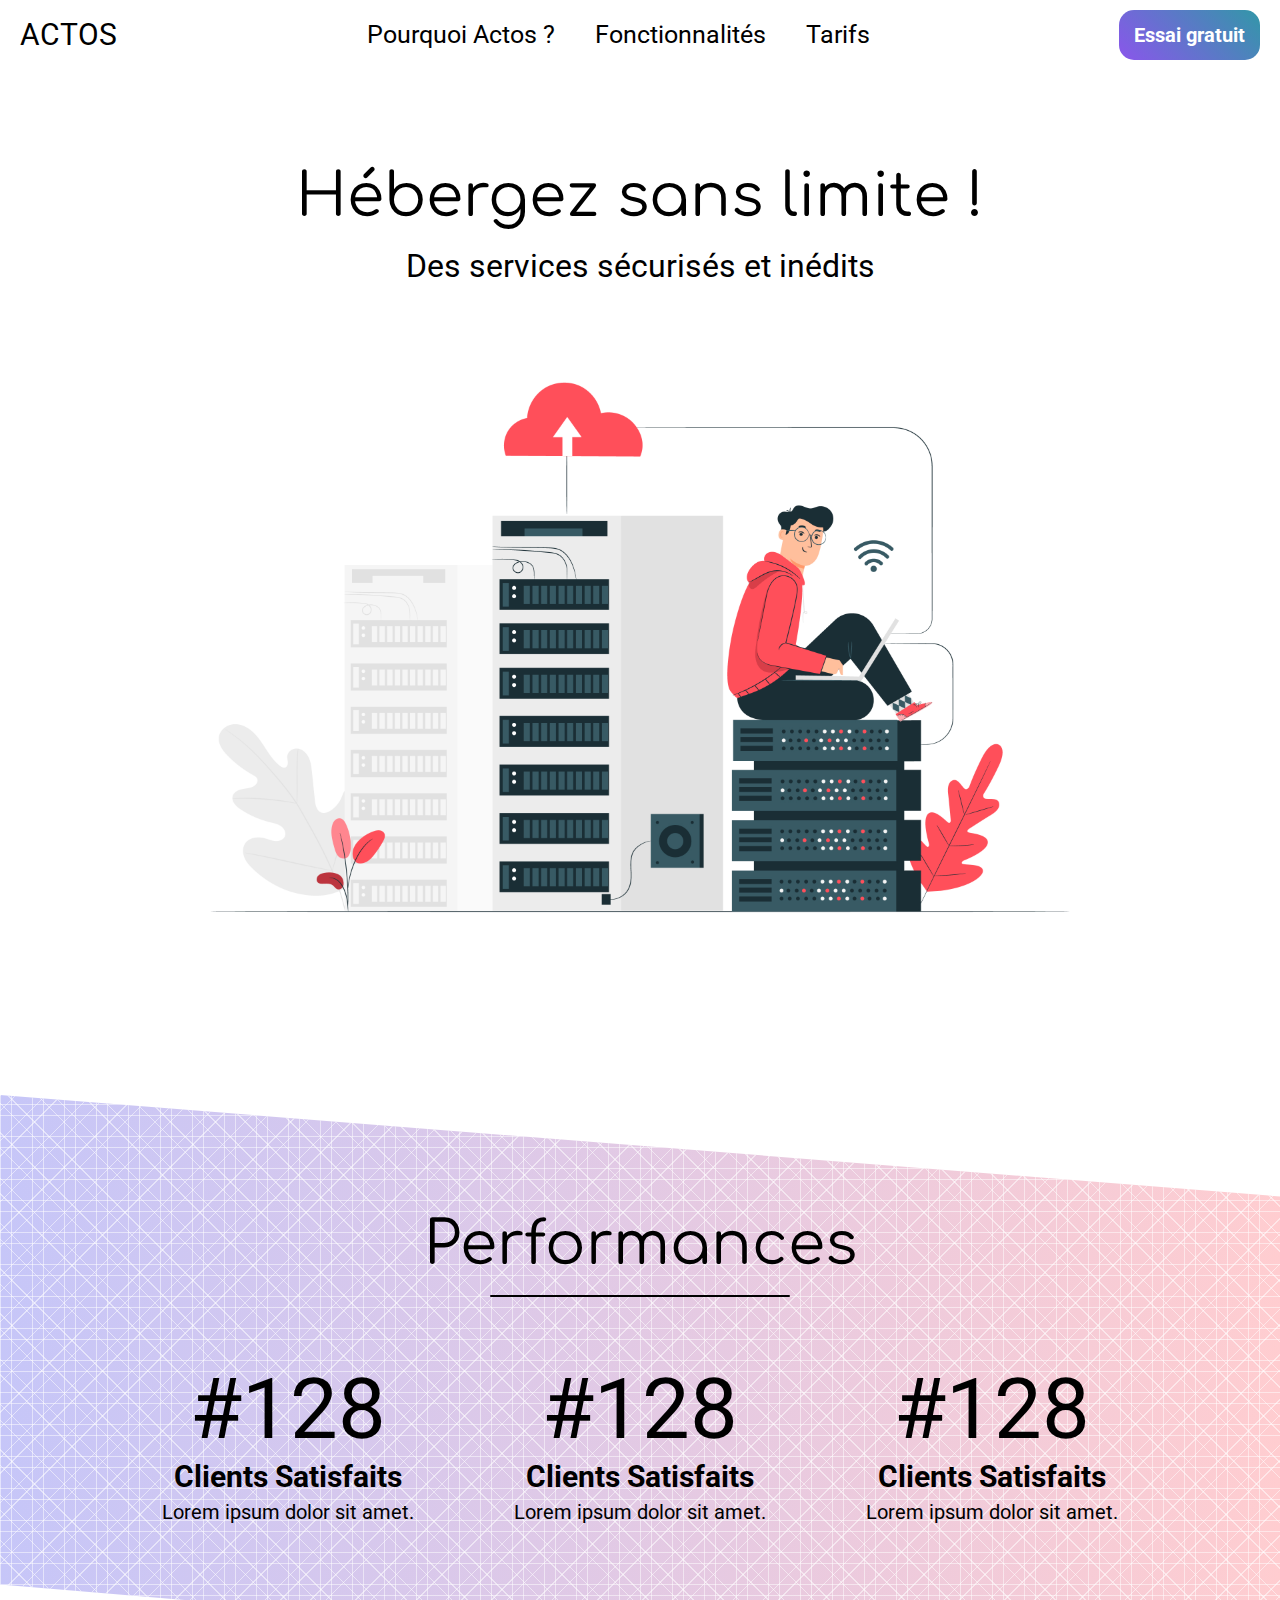
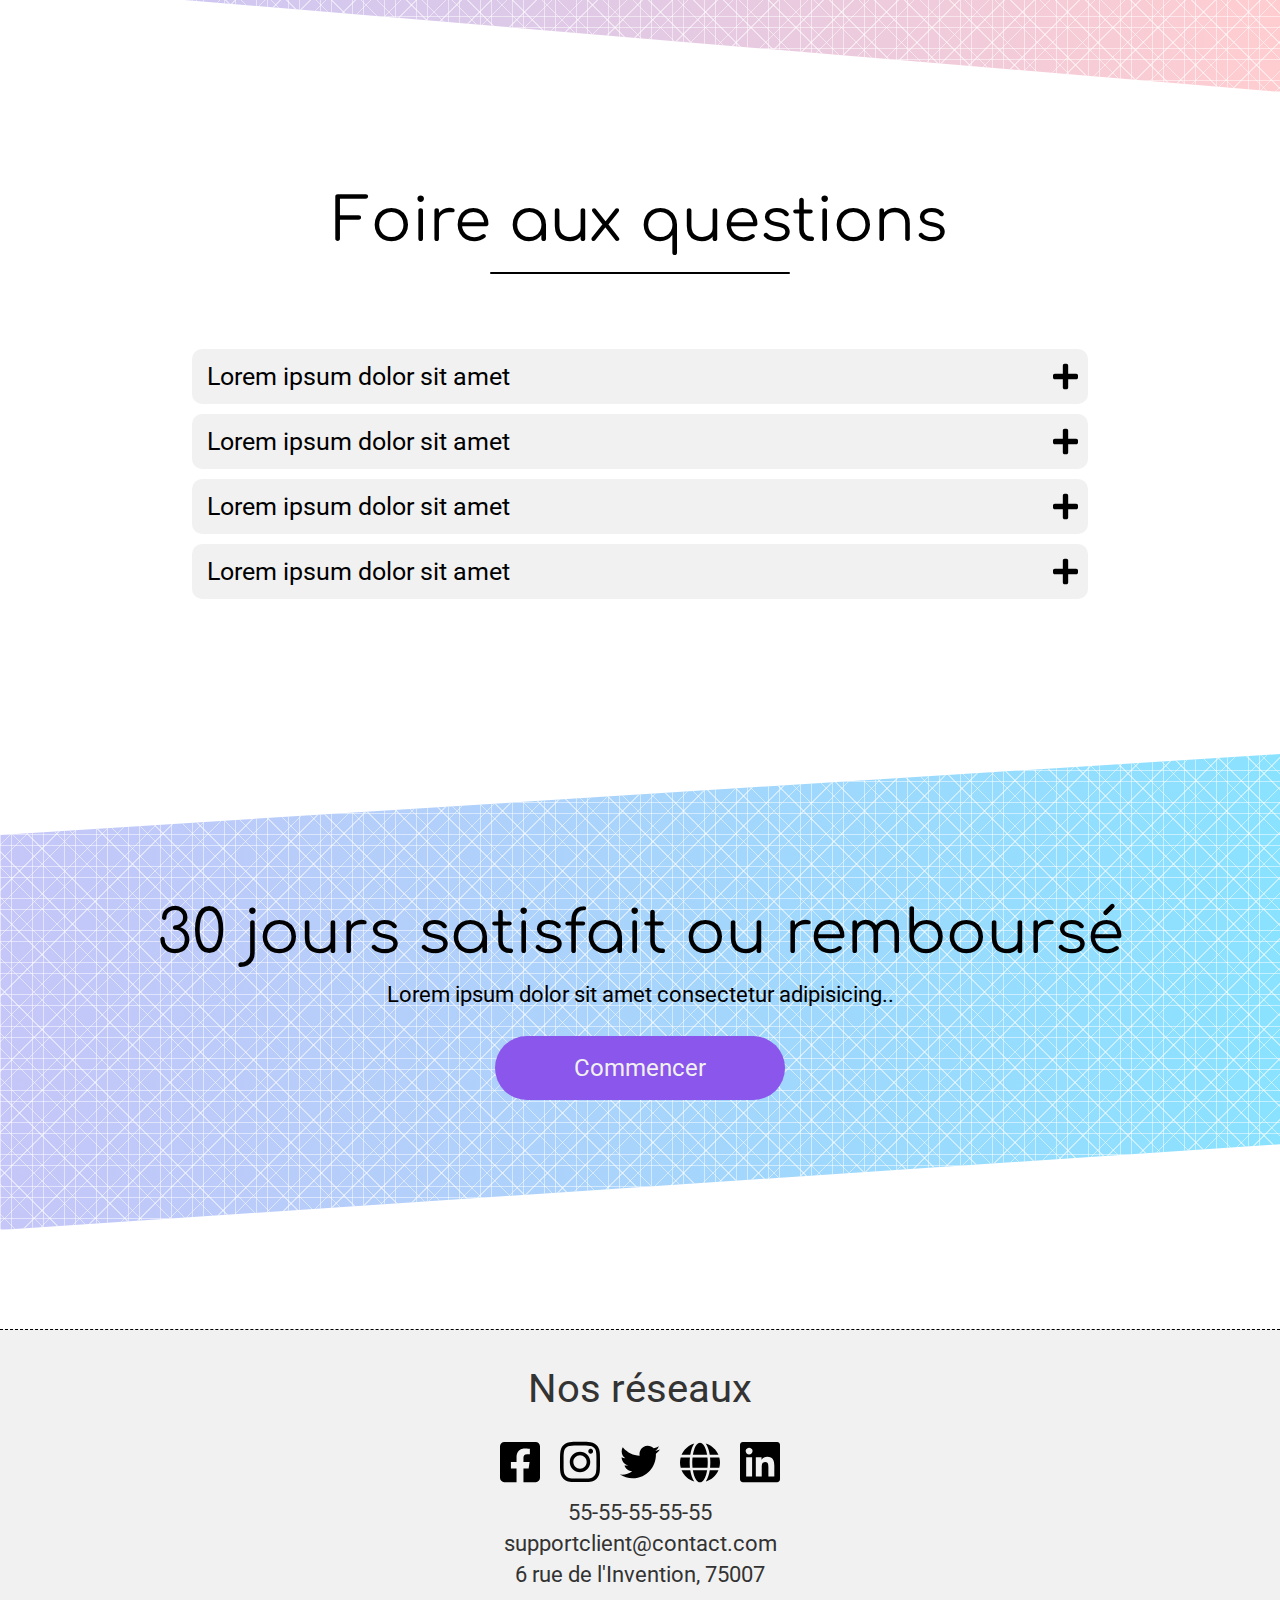
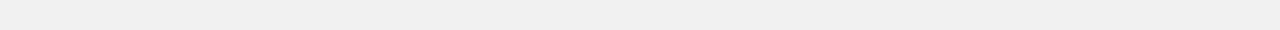
<file: index.html>
<!DOCTYPE html>
<html lang="fr">
  <head>
    <meta charset="UTF-8" />
    <meta name="viewport" content="width=device-width, initial-scale=1.0" />
    <title>Ira Site ACTOS</title>
    <link rel="stylesheet" href="styles/reset.css" />
    <link rel="stylesheet" href="styles/style.css" />
    <link
      href="https://fonts.googleapis.com/css2?family=Comfortaa:wght@500&family=Roboto:wght@300&display=swap"
      rel="stylesheet"
    />
  </head>
  <body>
    <!-- Navigation -->

    <nav>
      <span class="logo-nav">ACTOS</span>
      <ul>
        <li><a href="./index.html">Pourquoi Actos ?</a></li>
        <li><a href="./pages/fonctionnalites.html">Fonctionnalités</a></li>
        <li><a href="./pages/tarifs.html">Tarifs</a></li>
      </ul>
      <a href="#" class="lien-essai">Essai gratuit</a>
      <button class="responsive-nav-btn">
        <img src="ressources/menu.svg" alt="icone menu" />
      </button>
    </nav>

    <!-- Container global -->
    <div class="container-global">
      <!-- Accueil -->
      <div class="accueil">
        <h1 class="titre-global">Hébergez sans limite !</h1>
        <p class="sous-titre">Des services sécurisés et inédits</p>
        <img
          src="ressources/background-accueil.jpg"
          alt="serveurs et jeune homme"
        />
      </div>

      <!-- Section Performances -->

      <div class="container-performances">
        <h2 class="titre-global">Performances</h2>
        <hr class="separation" />
        <div class="container-boxs">
          <div class="box box-1">
            <p class="nombre-clients">#128</p>
            <p class="type-de-clients">Clients Satisfaits</p>
            <p class="info-clients">Lorem ipsum dolor sit amet.</p>
          </div>
          <div class="box box-2">
            <p class="nombre-clients">#128</p>
            <p class="type-de-clients">Clients Satisfaits</p>
            <p class="info-clients">Lorem ipsum dolor sit amet.</p>
          </div>
          <div class="box box-3">
            <p class="nombre-clients">#128</p>
            <p class="type-de-clients">Clients Satisfaits</p>
            <p class="info-clients">Lorem ipsum dolor sit amet.</p>
          </div>
        </div>
      </div>


      <!-- Section FAQ -->

      <h2 class="titre-global">Foire aux questions</h2>
      <hr class="separation">

      <div class="container-faq">

        <div class="questions">
          <div class="panneau-visible">
            <p class="titre-question">Lorem ipsum dolor sit amet</p>
            <img src="ressources/plus.svg" alt="croix animation">
          </div>
          <div class="toggle-pannel">
            <h4>Lorem ipsum dolor sit amet.</h4>
            <p>
              Lorem, ipsum dolor sit amet consectetur adipisicing elit. Praesentium totam minima neque odio officia reiciendis obcaecati laboriosam ad error animi. Laudantium quos exercitationem necessitatibus suscipit distinctio provident mollitia debitis ipsam.
            </p>
          </div>
        </div>

        <div class="questions">
          <div class="panneau-visible">
            <p class="titre-question">Lorem ipsum dolor sit amet</p>
            <img src="ressources/plus.svg" alt="croix animation">
          </div>
          <div class="toggle-pannel">
            <h4>Lorem ipsum dolor sit amet.</h4>
            <p>
              Lorem ipsum dolor, sit amet consectetur adipisicing elit. Esse facilis vel earum. Delectus, excepturi! Dolore!
            </p>
          </div>
        </div>
        <div class="questions">
          <div class="panneau-visible">
            <p class="titre-question">Lorem ipsum dolor sit amet</p>
            <img src="ressources/plus.svg" alt="croix animation">
          </div>
          <div class="toggle-pannel">
            <h4>Lorem ipsum dolor sit amet.</h4>
            <p>
              Lorem ipsum dolor sit amet consectetur adipisicing elit Quos tempore quia optio voluptas sed repellendus sit laudantium nisi ut ipsum? Cupiditate quo, placeat, impedit nam exercitationem voluptates tempora fugiat, repudiandae debitis quaerat minima. Numquam tenetur nemo architecto officiis omnis est.
            </p>
          </div>
        </div>
        <div class="questions">
          <div class="panneau-visible">
            <p class="titre-question">Lorem ipsum dolor sit amet</p>
            <img src="ressources/plus.svg" alt="croix animation">
          </div>
          <div class="toggle-pannel">
            <h4>Lorem ipsum dolor sit amet.</h4>
            <p>
              Lorem ipsum dolor, sit amet consectetur adipisicing elit. Tenetur doloribus vero, sint est dolore quibusdam expedita voluptatem, quasi assumenda laboriosam harum saepe accusamus amet dolores voluptates asperiores delectus!
            </p>
          </div>
        </div>

      </div>


      <!-- Appel à l'action -->

      <div class="container-cta">
        <h2 class="titre-global">30 jours satisfait ou remboursé</h2>
        <p class="txt-cta">
          Lorem ipsum dolor sit amet consectetur adipisicing..
        </p>
        <a href="#" class="btn-appel">Commencer</a>
      </div>

    </div>


       <!-- Footer -->

      <footer>

        <div class="bloc footer-medias">
          <h3>Nos réseaux</h3>
          <ul class="liste-media">
            <li>
              <a href="#">
                <img src="ressources/facebook.svg" alt="icone réseaux sociaux">
              </a>
            </li>
            <li>
              <a href="#">
                <img src="ressources/insta.svg" alt="icone réseaux sociaux">
              </a>
            </li>
            <li>
              <a href="#">
                <img src="ressources/twitter.svg" alt="icone réseaux sociaux">
              </a>
            </li>
            <li>
              <a href="#">
                <img src="ressources/globe-internet.svg" alt="icone réseaux sociaux">
              </a>
            </li>
            <li>
              <a href="#">
                <img src="ressources/linkedin.svg" alt="icone réseaux sociaux">
              </a>
            </li>
          </ul>
        </div>

        <p>55-55-55-55-55</p>
        <p>supportclient@contact.com</p>
        <p>6 rue de l'Invention, 75007</p>
      </footer>

    <script src="scripts/app.js"></script>
  </body>
</html>
</file>
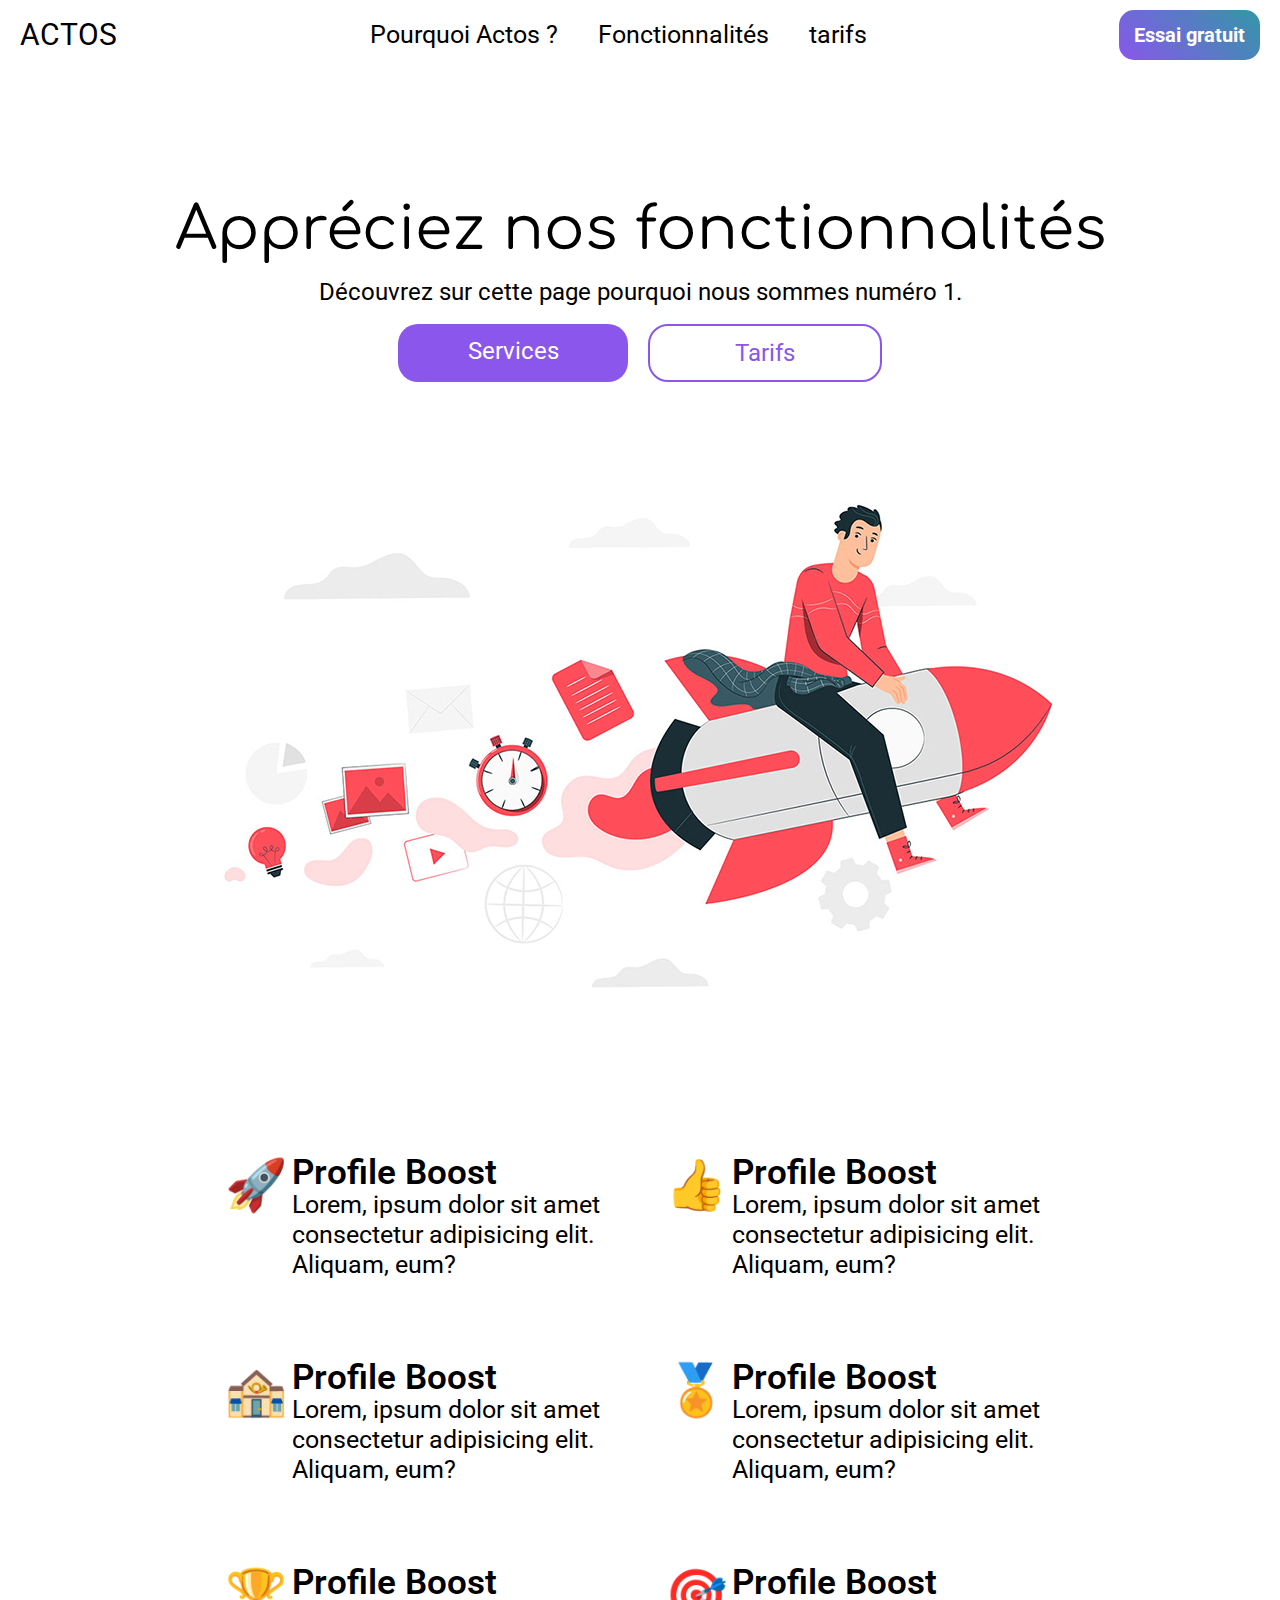
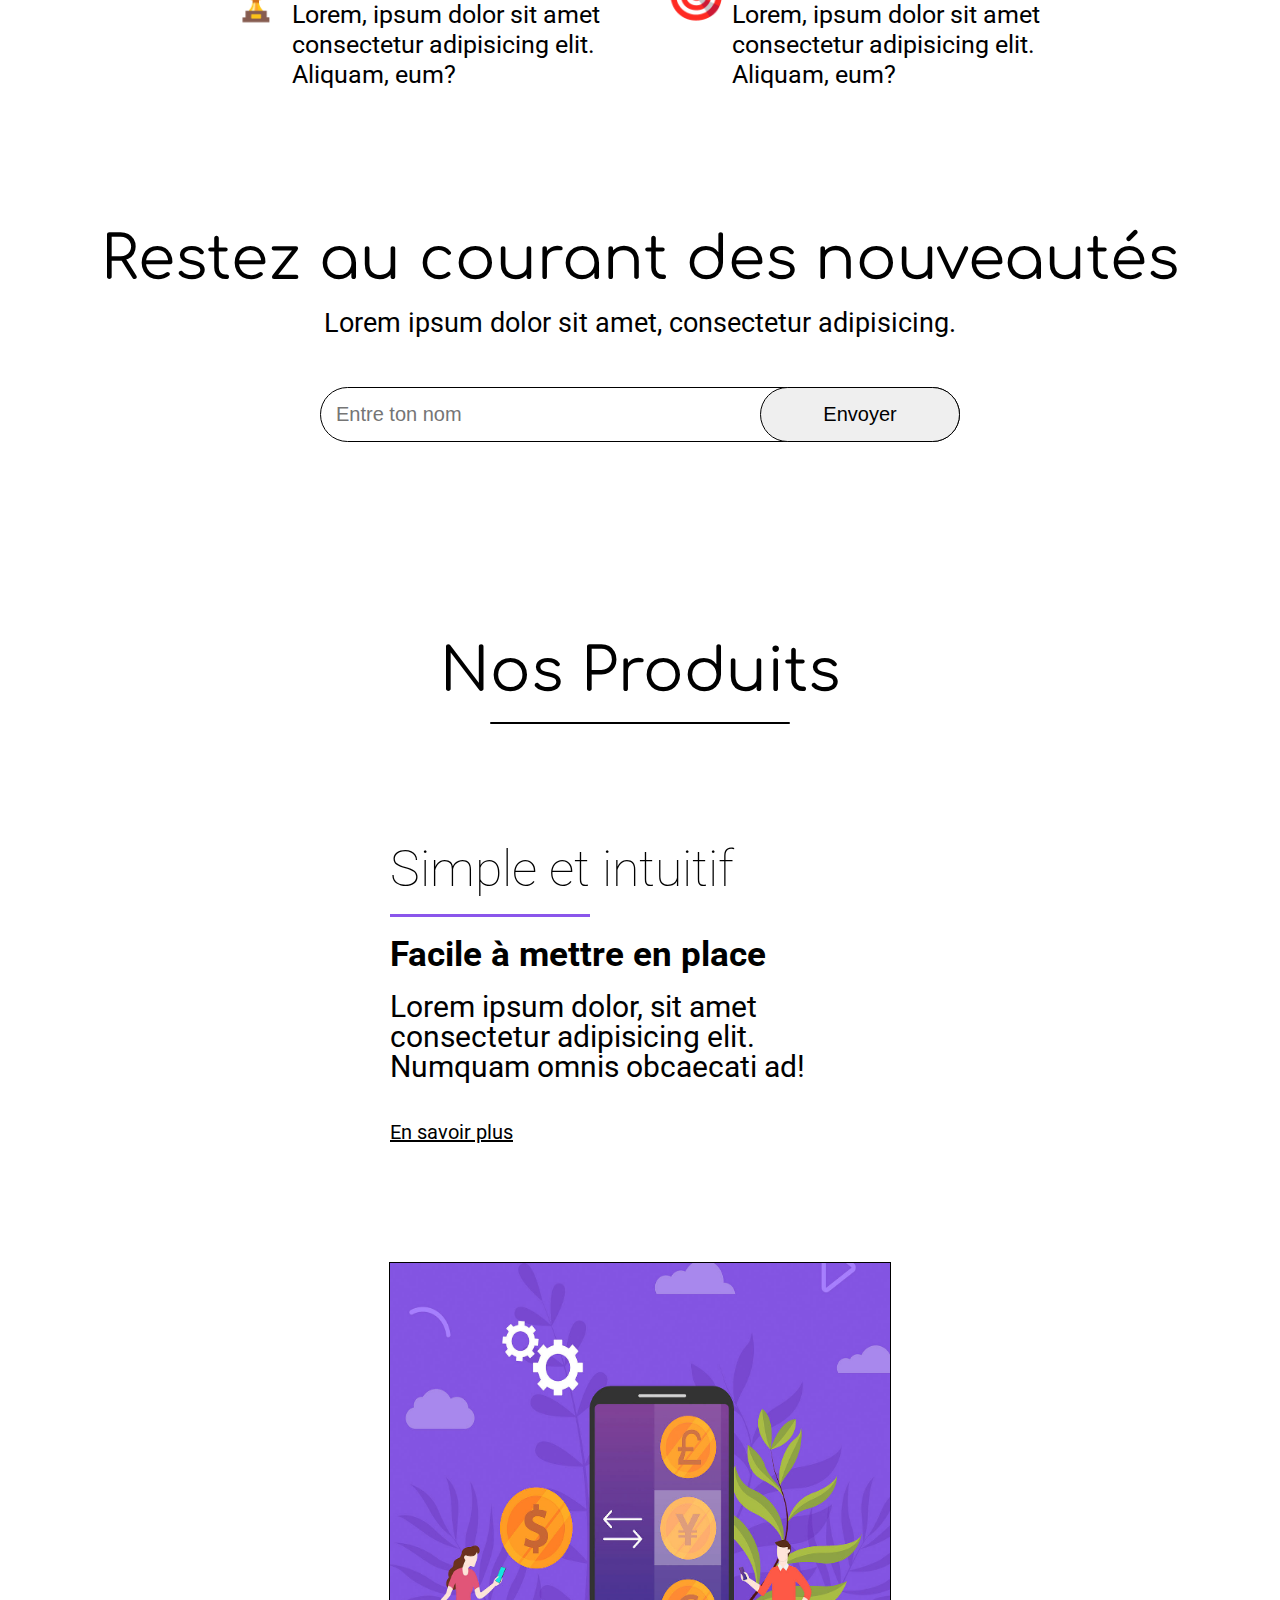
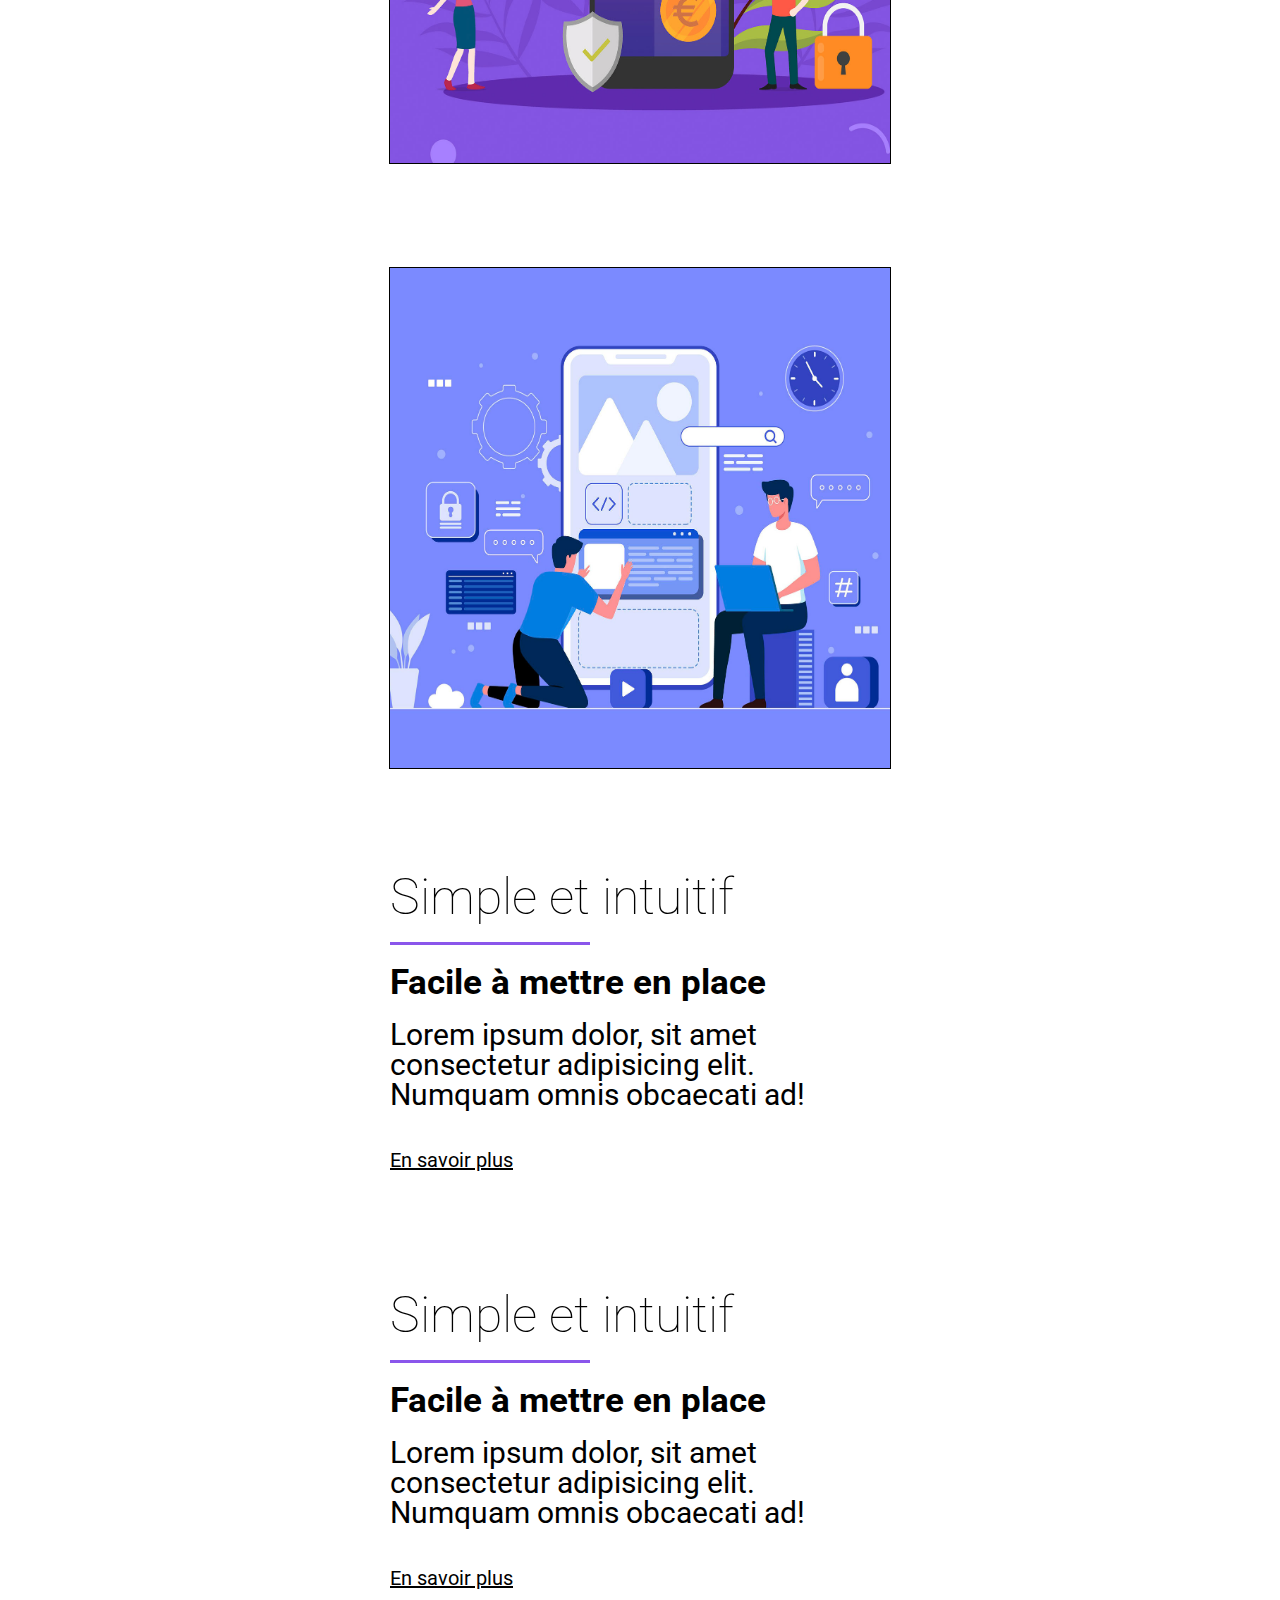
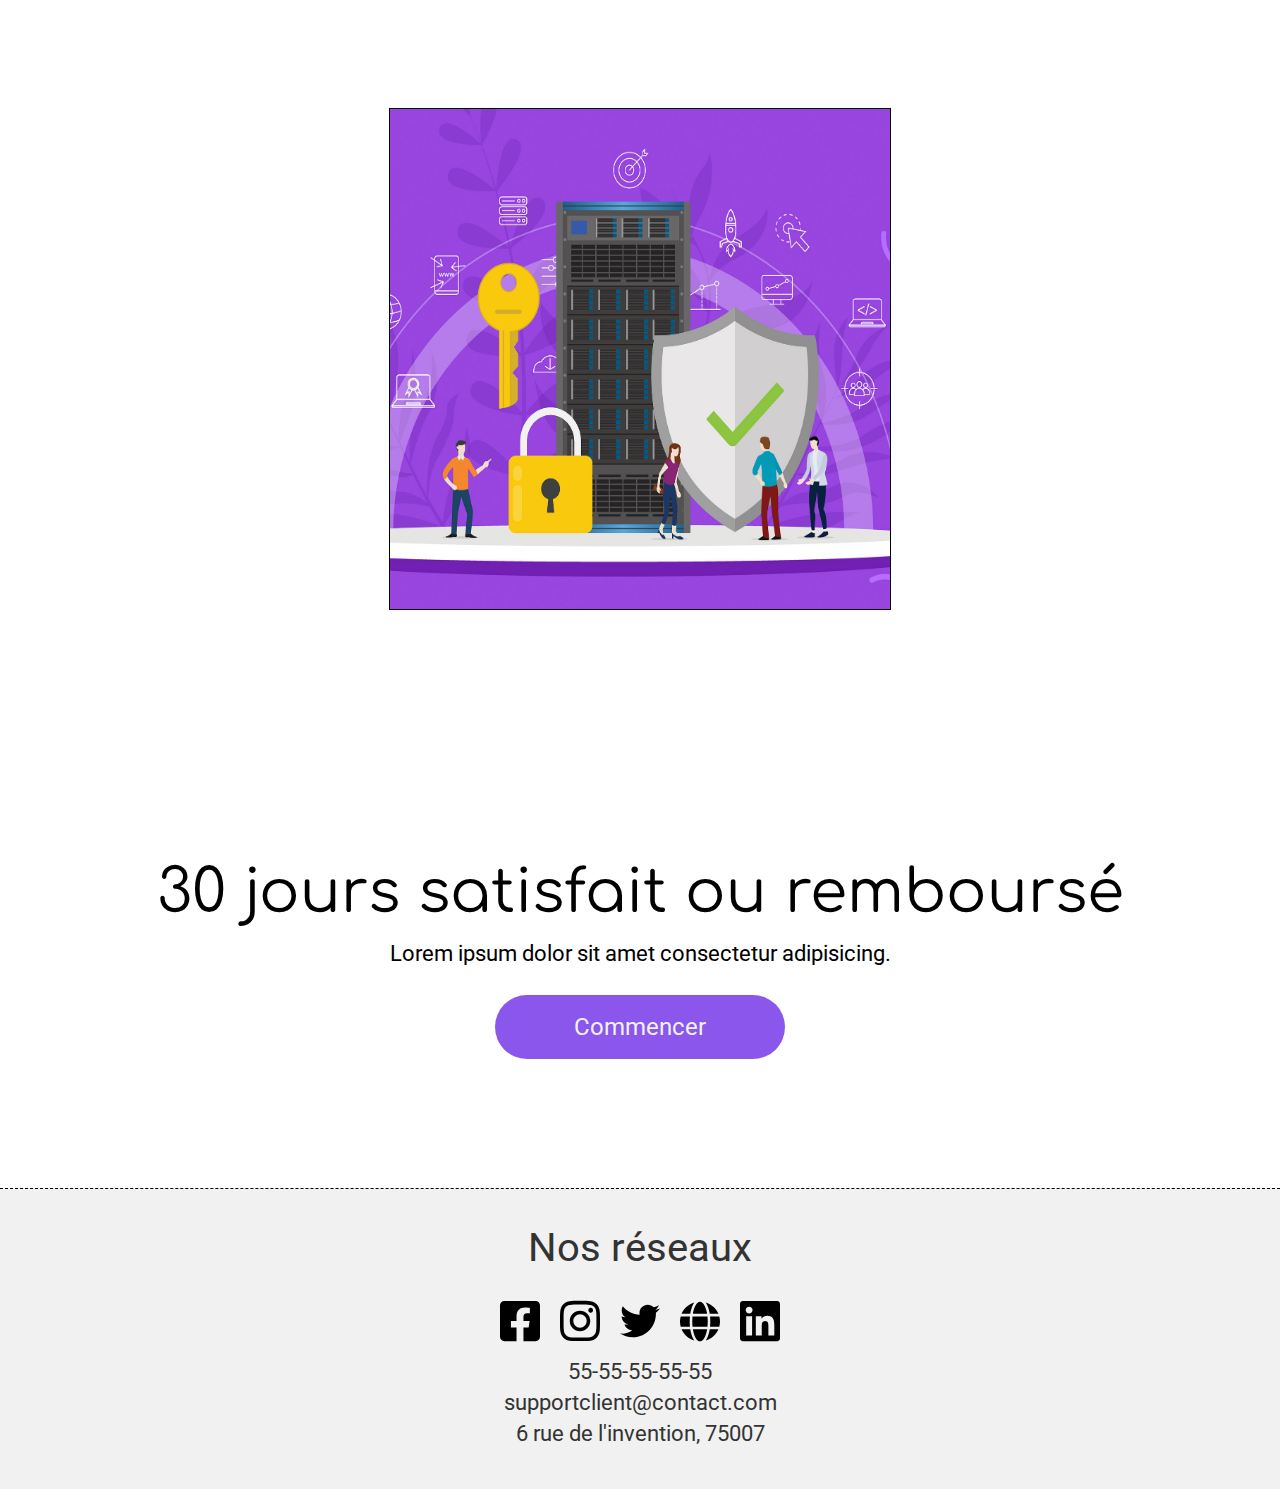
<file: pages/fonctionnalites.html>
<!DOCTYPE html>
<html lang="fr">
  <head>
    <meta charset="UTF-8" />
    <meta name="viewport" content="width=device-width, initial-scale=1.0" />
    <title>Site ACTOS</title>
    <link rel="stylesheet" href="../styles/reset.css" />
    <link rel="stylesheet" href="../styles/style.css" />
    <link
      href="https://fonts.googleapis.com/css2?family=Comfortaa:wght@500&family=Roboto:wght@300&display=swap"
      rel="stylesheet"
    />
  </head>
  <body>
    <!-- Navigation -->

    <nav>
      <span class="logo-nav">ACTOS</span>
      <ul>
        <li><a href="../index.html">Pourquoi Actos ?</a></li>
        <li><a href="./fonctionnalites.html">Fonctionnalités</a></li>
        <li><a href="./tarifs.html">tarifs</a></li>
      </ul>
      <a href="#" class="lien-essai">Essai gratuit</a>
      <button class="responsive-nav-btn">
        <img src="../ressources/menu.svg" alt="icone menu" />
      </button>
    </nav>

    <!-- Container global -->
    <div class="container-global">
      <!-- Accueil -->

      <h1 class="titre-global titre-fonctionnalites">
        Appréciez nos fonctionnalités
      </h1>
      <p class="sous-titre-fonctionnalites">
        Découvrez sur cette page pourquoi nous sommes numéro 1.
      </p>

      <div class="container-btn-accueil">
        <a href="./fonctionnalites.html" class="btn-fonctionnalites">Services</a>
        <a href="./tarifs.html" class="btn-fonctionnalites fantome">Tarifs</a>
      </div>
      <div class="img-box-fonctionnalites">
        <img src="../ressources/fonc.jpg">
      </div>




      <!-- Fonctionnalités -->

      <div class="container-fonctionnalites">
        <div class="box-fonctionnalites">
          <div class="gauche-img">🚀</div>
          <div class="droite-txt">
            <p>Profile Boost</p>
            <p>
              Lorem, ipsum dolor sit amet consectetur adipisicing elit. Aliquam,
              eum?
            </p>
          </div>
        </div>
        <div class="box-fonctionnalites">
          <div class="gauche-img">👍</div>
          <div class="droite-txt">
            <p>Profile Boost</p>
            <p>
              Lorem, ipsum dolor sit amet consectetur adipisicing elit. Aliquam,
              eum?
            </p>
          </div>
        </div>
        <div class="box-fonctionnalites">
          <div class="gauche-img">🏤</div>
          <div class="droite-txt">
            <p>Profile Boost</p>
            <p>
              Lorem, ipsum dolor sit amet consectetur adipisicing elit. Aliquam,
              eum?
            </p>
          </div>
        </div>
        <div class="box-fonctionnalites">
          <div class="gauche-img">🏅</div>
          <div class="droite-txt">
            <p>Profile Boost</p>
            <p>
              Lorem, ipsum dolor sit amet consectetur adipisicing elit. Aliquam,
              eum?
            </p>
          </div>
        </div>
        <div class="box-fonctionnalites">
          <div class="gauche-img">🏆</div>
          <div class="droite-txt">
            <p>Profile Boost</p>
            <p>
              Lorem, ipsum dolor sit amet consectetur adipisicing elit. Aliquam,
              eum?
            </p>
          </div>
        </div>
        <div class="box-fonctionnalites">
          <div class="gauche-img">🎯</div>
          <div class="droite-txt">
            <p>Profile Boost</p>
            <p>
              Lorem, ipsum dolor sit amet consectetur adipisicing elit. Aliquam,
              eum?
            </p>
          </div>
        </div>
      </div>

      <!-- Newsletter -->

      <h2 class="titre-global">Restez au courant des nouveautés</h2>
      <p class="sous-titre-newsletter">
        Lorem ipsum dolor sit amet, consectetur adipisicing.
      </p>

      <form>
        <input type="text" placeholder="Entre ton nom" />
        <button type="submit">Envoyer</button>
      </form>

      <!-- Nos produits -->

      <h2 class="titre-global">Nos Produits</h2>
      <hr class="separation">

      <div class="galerie-txt-pics">
          <div class="txt-box-galerie">
              <p>Simple et intuitif</p>
              <hr class="underline-violet">
              <p>Facile à mettre en place</p>
              <p>Lorem ipsum dolor, sit amet consectetur adipisicing elit. Numquam omnis obcaecati ad!</p>
              <a href="#">En savoir plus</a>
          </div>
          <div class="img-box-galerie">
            <img src="../ressources/img-galerie2.jpg">
          </div>



          <div class="img-box-galerie"><img src="../ressources/img-galerie.jpg"></div>
          <div class="txt-box-galerie">
            <p>Simple et intuitif</p>
            <hr class="underline-violet">
            <p>Facile à mettre en place</p>
            <p>Lorem ipsum dolor, sit amet consectetur adipisicing elit. Numquam omnis obcaecati ad!</p>
            <a href="#">En savoir plus</a>
        </div>
     

        <div class="txt-box-galerie">
            <p>Simple et intuitif</p>
            <hr class="underline-violet">
            <p>Facile à mettre en place</p>
            <p>Lorem ipsum dolor, sit amet consectetur adipisicing elit. Numquam omnis obcaecati ad!</p>
            <a href="#">En savoir plus</a>
        </div>
        <div class="img-box-galerie"><img src="../ressources/img-galerie3.jpg"></div>
      </div>




      <!-- Appel à l'action -->

      <h2 class="titre-global">30 jours satisfait ou remboursé</h2>
      <p class="txt-cta">Lorem ipsum dolor sit amet consectetur adipisicing.</p>
      <a href="#" class="btn-appel">Commencer</a>
    </div>

    <!-- Footer -->

    <footer>
      <div class="bloc footer-medias">
        <h3>Nos réseaux</h3>
        <ul class="liste-media">
          <li>
            <a href="#">
              <img src="../ressources/facebook.svg" alt="icone réseaux sociaux" />
            </a>
          </li>
          <li>
            <a href="#">
              <img src="../ressources/insta.svg" alt="icone réseaux sociaux" />
            </a>
          </li>
          <li>
            <a href="#">
              <img src="../ressources/twitter.svg" alt="icone réseaux sociaux" />
            </a>
          </li>
          <li>
            <a href="#">
              <img
                src="../ressources/globe-internet.svg"
                alt="icone réseaux sociaux"
              />
            </a>
          </li>
          <li>
            <a href="#">
              <img src="../ressources/linkedin.svg" alt="icone réseaux sociaux" />
            </a>
          </li>
        </ul>
      </div>

      <p>55-55-55-55-55</p>
      <p>supportclient@contact.com</p>
      <p>6 rue de l'invention, 75007</p>
    </footer>

    <script src="../scripts/app.js"></script>
  </body>
</html>
</file>
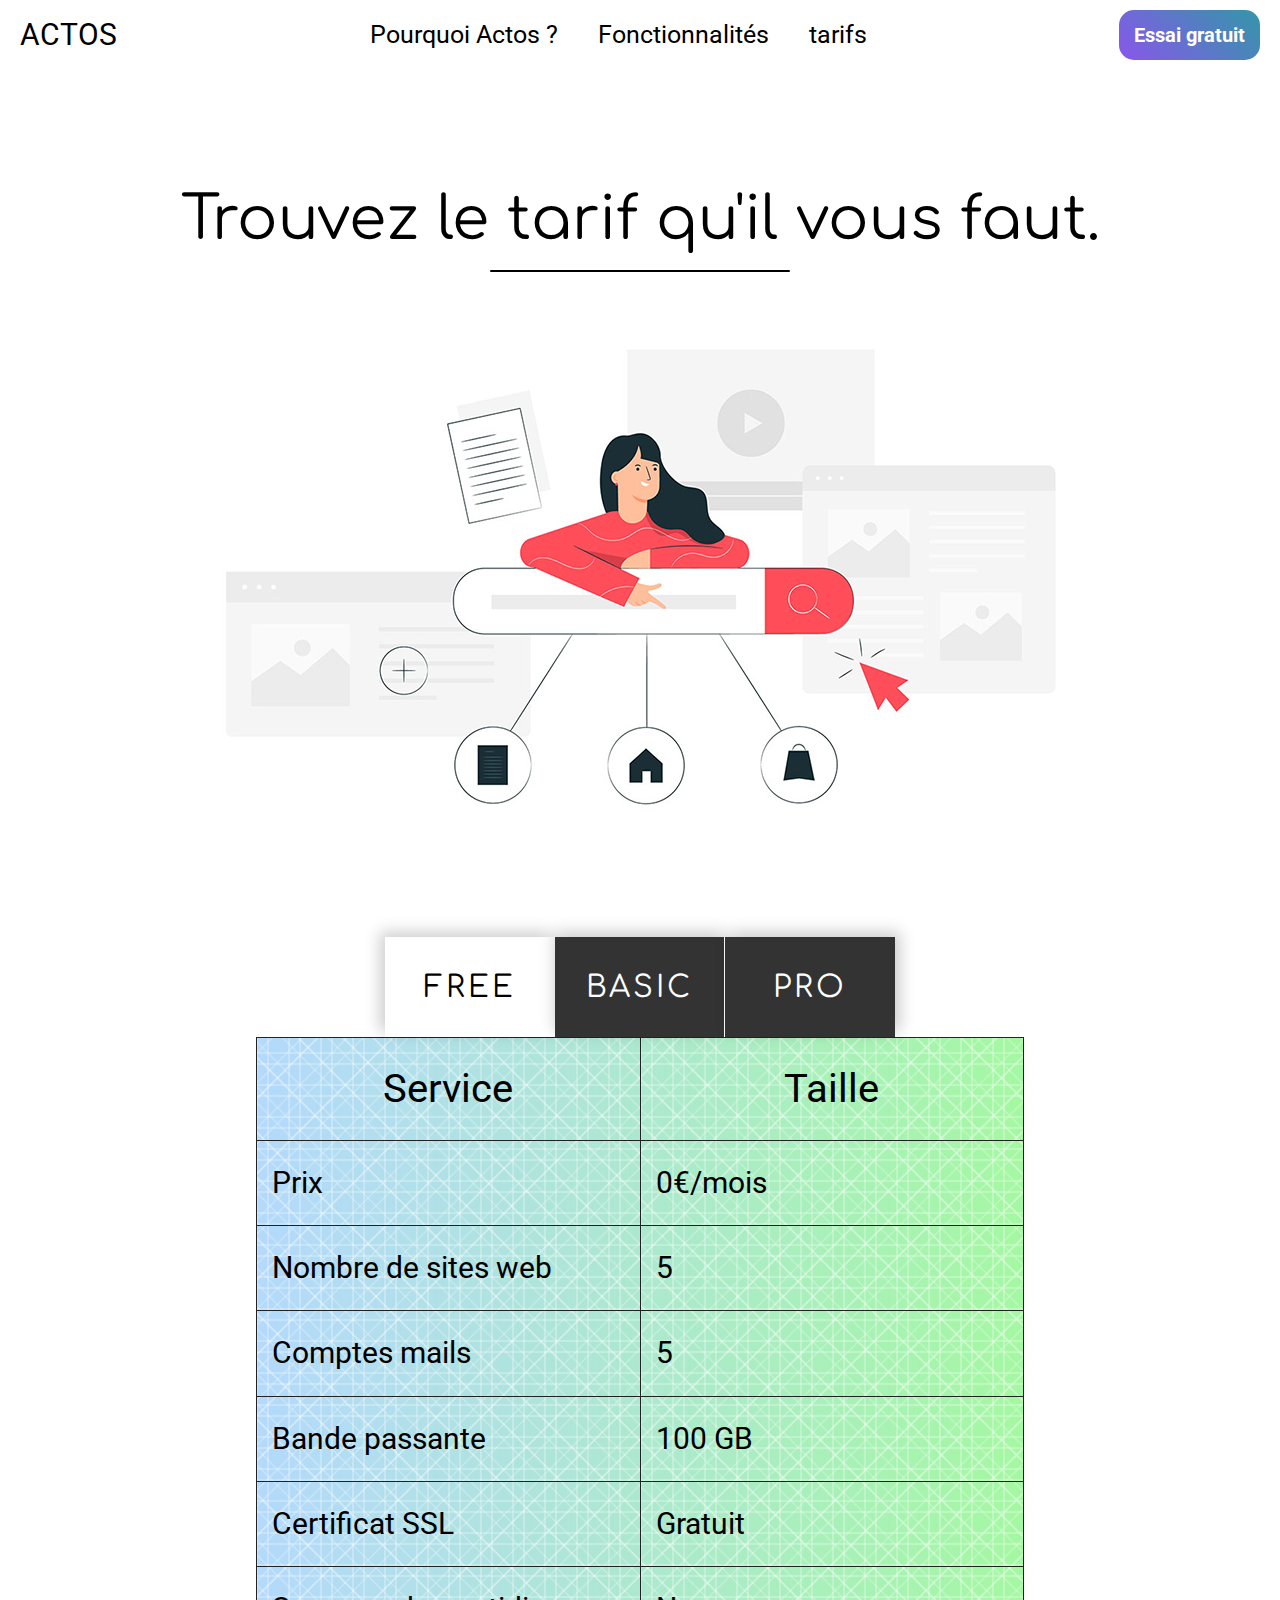
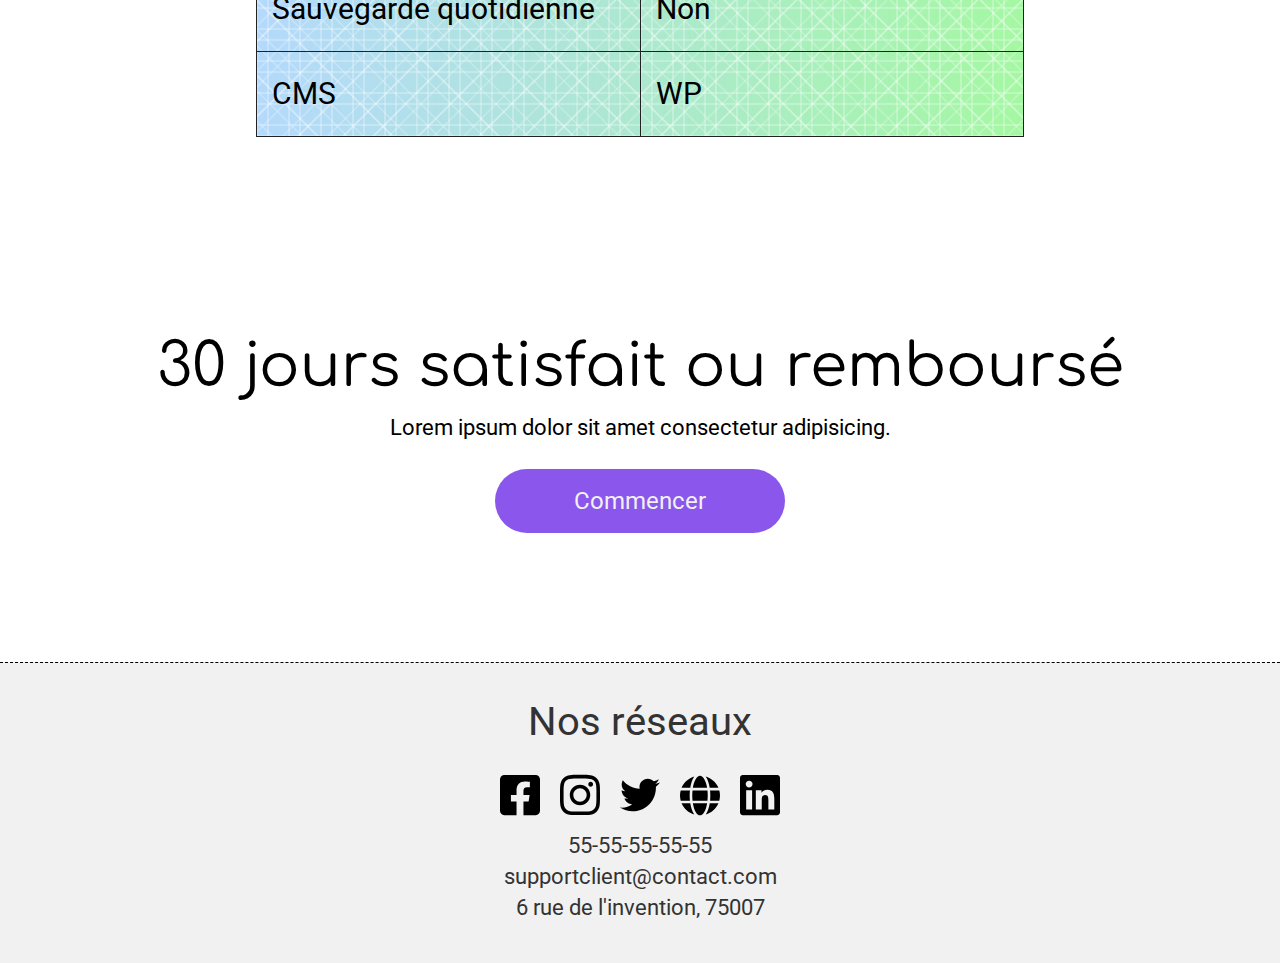
<file: pages/tarifs.html>
<!DOCTYPE html>
<html lang="fr">
  <head>
    <meta charset="UTF-8" />
    <meta name="viewport" content="width=device-width, initial-scale=1.0" />
    <title>Site ACTOS</title>
    <link rel="stylesheet" href="../styles/reset.css" />
    <link rel="stylesheet" href="../styles/style.css" />
    <link
      href="https://fonts.googleapis.com/css2?family=Comfortaa:wght@500&family=Roboto:wght@300&display=swap"
      rel="stylesheet"
    />
  </head>
  <body>
    <!-- Navigation -->

    <nav>
      <span class="logo-nav">ACTOS</span>
      <ul>
        <li><a href="../index.html">Pourquoi Actos ?</a></li>
        <li><a href="./fonctionnalites.html">Fonctionnalités</a></li>
        <li><a href="./tarifs.html">tarifs</a></li>
      </ul>
      <a href="#" class="lien-essai">Essai gratuit</a>
      <button class="responsive-nav-btn">
        <img src="../ressources/menu.svg" alt="icone menu" />
      </button>
    </nav>

    <!-- Container global -->
    <div class="container-global">
      <!-- Tableaux / Onglets -->

      <h1 class="titre-global titre-tarifs">
        Trouvez le tarif qu'il vous faut.
      </h1>
      <hr class="separation" />

      <div class="img-box-tarifs">
        <img src="../ressources/tarifs.jpg">
      </div>
      
      <div class="container-tarifs">
        <div class="choix-tarifs">
          <button class="choix active-choix">FREE</button>
          <button class="choix">BASIC</button>
          <button class="choix">PRO</button>
        </div>
        <div class="contenu-tarifs">
            <div class="panneau panneau-active">
                <table class="tableau">
                    <tr>
                        <th>Service</th>
                        <th>Taille</th>
                    </tr>
                    <tr>
                        <td>Prix</td>
                        <td>0€/mois</td>
                    </tr>
                    <tr>
                        <td>Nombre de sites web</td>
                        <td>5</td>
                    </tr>
                    <tr>
                        <td>Comptes mails</td>
                        <td>5</td>
                    </tr>
                    <tr>
                        <td>Bande passante</td>
                        <td>100 GB</td>
                    </tr>
                    <tr>
                        <td>Certificat SSL</td>
                        <td>Gratuit</td>
                    </tr>
                    <tr>
                        <td>Sauvegarde quotidienne</td>
                        <td>Non</td>
                    </tr>
                    <tr>
                        <td>CMS</td>
                        <td>WP</td>
                    </tr>
                </table>
            </div>
            <div class="panneau">
                <table class="tableau">
                  <tr>
                    <th>Service</th>
                    <th>Taille</th>
                  </tr>
                  <tr>
                    <td>Prix</td>
                    <td>40€/mois</td>
                  </tr>
                  <tr>
                    <td>Nombre de sites web</td>
                    <td>10</td>
                  </tr>
                  <tr>
                    <td>Comptes mails</td>
                    <td>10</td>
                  </tr>
                  <tr>
                    <td>Bande passante</td>
                    <td>200 GB</td>
                  </tr>
                  <tr>
                    <td>Certificat SSL</td>
                    <td>Gratuit</td>
                  </tr>
                  <tr>
                    <td>Sauvegarde quotidienne</td>
                    <td>Oui</td>
                  </tr>
                  <tr>
                    <td>CMS</td>
                    <td>WP,Drupal</td>
                  </tr>
                </table>
              </div>
              <div class="panneau">
                <table class="tableau">
                  <tr>
                    <th>Service</th>
                    <th>Taille</th>
                  </tr>
                  <tr>
                    <td>Prix</td>
                    <td>60€/mois</td>
                  </tr>
                  <tr>
                    <td>Nombre de sites web</td>
                    <td>20</td>
                  </tr>
                  <tr>
                    <td>Comptes mails</td>
                    <td>20</td>
                  </tr>
                  <tr>
                    <td>Bande passante</td>
                    <td>500 GB</td>
                  </tr>
                  <tr>
                    <td>Certificat SSL</td>
                    <td>Gratuit</td>
                  </tr>
                  <tr>
                    <td>Sauvegarde quotidienne</td>
                    <td>Oui</td>
                  </tr>
                  <tr>
                    <td>CMS</td>
                    <td>WP, Drupal, Jommla, Shopify</td>
                  </tr>
                </table>
              </div>
        </div>
      </div>

      <!-- Appel à l'action -->

      <h2 class="titre-global">30 jours satisfait ou remboursé</h2>
      <p class="txt-cta">Lorem ipsum dolor sit amet consectetur adipisicing.</p>
      <a href="#" class="btn-appel">Commencer</a>
    </div>

    <!-- Footer -->

    <footer>
      <div class="bloc footer-medias">
        <h3>Nos réseaux</h3>
        <ul class="liste-media">
          <li>
            <a href="#">
              <img
                src="../ressources/facebook.svg"
                alt="icone réseaux sociaux"
              />
            </a>
          </li>
          <li>
            <a href="#">
              <img src="../ressources/insta.svg" alt="icone réseaux sociaux" />
            </a>
          </li>
          <li>
            <a href="#">
              <img
                src="../ressources/twitter.svg"
                alt="icone réseaux sociaux"
              />
            </a>
          </li>
          <li>
            <a href="#">
              <img
                src="../ressources/globe-internet.svg"
                alt="icone réseaux sociaux"
              />
            </a>
          </li>
          <li>
            <a href="#">
              <img
                src="../ressources/linkedin.svg"
                alt="icone réseaux sociaux"
              />
            </a>
          </li>
        </ul>
      </div>

      <p>55-55-55-55-55</p>
      <p>supportclient@contact.com</p>
      <p>6 rue de l'invention, 75007</p>
    </footer>

    <script src="../scripts/app.js"></script>
  </body>
</html>
</file>
<file: styles/style.css>
.titre-global {
  font-family: Comfortaa, sans-serif;
  text-align: center;
  font-size: 60px;
  padding: 0 25px 20px;
}

@media screen and (max-width: 1100px) {
  .titre-global {
    font-size: 55px;
  }
}
@media screen and (max-width: 850px) {
  .titre-global {
    font-size: 50px;
  }
}
@media screen and (max-width: 600px) {
  .titre-global {
    font-size: 35px;
    padding: 10px 5px;
  }
}
.choix, .galerie-txt-pics, .container-fonctionnalites, .liste-media, footer, .container-faq, .container-boxs, .accueil, nav ul {
  display: flex;
  justify-content: center;
  align-items: center;
}

body {
  font-family: Roboto, Arial, Helvetica, sans-serif;
  position: relative;
  min-height: 100vh;
}

nav {
  width: 100%;
  height: 70px;
  display: flex;
  align-items: center;
  justify-content: space-between;
}

nav ul {
  list-style-type: none;
}

nav li {
  margin: 0 20px;
}

nav a {
  text-decoration: none;
  color: #000;
  font-size: 25px;
}

nav li a::after {
  content: "";
  display: block;
  width: 100%;
  height: 1px;
  position: relative;
  top: 5px;
  background: #000;
  transform: scaleX(0);
  transition: transform 0.2s ease-in-out;
}

nav li a:hover::after {
  transform: scaleX(1);
}

.logo-nav {
  font-size: 30px;
  padding-left: 20px;
}

.lien-essai {
  font-size: 20px;
  font-weight: bold;
  text-decoration: none;
  margin-right: 20px;
  padding: 15px;
  border-radius: 15px;
  color: #fff;
  background: linear-gradient(45deg, #8a56eb, #3297a8);
}

.responsive-nav-btn {
  display: none;
  position: absolute;
  top: 10px;
  right: 0px;
  width: 50px;
  height: 50px;
  border: none;
  outline: none;
  background: transparent;
}

@media screen and (max-width: 950px) {
  .responsive-nav-btn {
    display: block;
  }

  nav {
    justify-content: center;
    flex-direction: column;
    height: auto;
    position: absolute;
    top: -5px;
    border-bottom: 1px solid #000;
  }

  nav ul {
    width: 100%;
    background: #fff;
    flex-direction: column;
    border-bottom: 1px solid #000;
    display: none;
  }

  .logo-nav {
    padding-left: 0;
    width: 100%;
    background: #fff;
    text-align: center;
    height: 70px;
    line-height: 70px;
  }

  nav ul li {
    height: 70px;
    line-height: 70px;
  }

  .lien-essai {
    display: none;
  }

  .active-nav {
    display: flex;
  }
}
.container-global {
  padding-bottom: 400px;
}

.accueil {
  width: 100%;
  height: 900px;
  flex-direction: column;
  padding: 50px 0 75px;
}

.sous-titre {
  text-align: center;
  font-size: 32px;
  padding-bottom: 20px;
  line-height: 1.2;
}

.accueil img {
  width: 1000px;
}

@media screen and (max-width: 1100px) {
  .accueil {
    padding: 0 0 0;
    height: 700px;
  }

  .accueil img {
    width: 700px;
  }

  .sous-titre {
    font-size: 27px;
  }
}
@media screen and (max-width: 950px) {
  .accueil {
    padding: 100px 0 0px;
  }
}
@media screen and (max-width: 750px) {
  .accueil {
    padding: 100px 0 50px;
    height: 500px;
  }

  .accueil img {
    width: 500px;
  }

  .sous-titre {
    font-size: 24px;
  }
}
@media screen and (max-width: 550px) {
  .accueil {
    padding: 75px 0 0px;
    height: 400px;
  }

  .accueil img {
    width: 400px;
  }

  .sous-titre {
    font-size: 18px;
  }
}
@media screen and (max-width: 450px) {
  .accueil img {
    width: 320px;
  }
}
.container-performances {
  padding: 120px 20px 170px;
  margin-bottom: 100px;
  background-image: repeating-linear-gradient(45deg, rgba(255,255,255, 0.51) 0px, rgba(255,255,255, 0.51) 1px,transparent 1px, transparent 11px,rgba(255,255,255, 0.51) 11px, rgba(255,255,255, 0.51) 12px,transparent 12px, transparent 32px),repeating-linear-gradient(90deg, rgba(255,255,255, 0.51) 0px, rgba(255,255,255, 0.51) 1px,transparent 1px, transparent 11px,rgba(255,255,255, 0.51) 11px, rgba(255,255,255, 0.51) 12px,transparent 12px, transparent 32px),repeating-linear-gradient(0deg, rgba(255,255,255, 0.51) 0px, rgba(255,255,255, 0.51) 1px,transparent 1px, transparent 11px,rgba(255,255,255, 0.51) 11px, rgba(255,255,255, 0.51) 12px,transparent 12px, transparent 32px),repeating-linear-gradient(135deg, rgba(255,255,255, 0.51) 0px, rgba(255,255,255, 0.51) 1px,transparent 1px, transparent 11px,rgba(255,255,255, 0.51) 11px, rgba(255,255,255, 0.51) 12px,transparent 12px, transparent 32px),linear-gradient(90deg, rgb(198,198,248),rgb(255,205,208));  clip-path: polygon(0 0, 100% 17%, 100% 100%, 0 82%);
}

.separation {
  margin: 0 auto 70px;
  height: 2px;
  width: 300px;
  border-radius: 3px;
  background: #000;
  border: none;
}

.container-boxs {
  width: 100%;
}

.box {
  margin: 0 50px;
}

.box p {
  text-align: center;
}

.nombre-clients {
  font-size: 85px;
  padding-bottom: 10px;
}

.type-de-clients {
  font-size: 30px;
  padding-bottom: 10px;
  font-weight: bold;
}

.info-clients {
  font-size: 20px;
}

@media screen and (max-width: 1000px) {
  .nombre-clients {
    font-size: 80px;
  }
}
@media screen and (max-width: 750px) {
  .container-performances {
    padding: 175px 20px 150px;
  }

  .container-boxs {
    flex-direction: column;
  }

  .box {
    margin: 20px 0;
  }

  .separation {
    margin: 0 auto 30px;
    width: 30%;
  }

  .nombre-clients {
    font-size: 80px;
  }

  .type-de-clients {
    font-size: 25px;
  }

  .info-clients {
    width: 100%;
    font-size: 22px;
  }
}
@media screen and (max-width: 650px) {
  .container-performances {
    padding: 135px 20px 150px;
  }

  .nombre-clients {
    font-size: 50px;
  }

  .type-de-clients {
    font-size: 22px;
  }

  .info-clients {
    font-size: 20px;
  }
}
.container-faq {
  width: 70%;
  max-width: 900px;
  min-width: 300px;
  height: auto;
  margin: 10px auto 150px;
  flex-direction: column;
}

.questions {
  width: 100%;
  height: auto;
  margin: 5px;
}

.panneau-visible {
  display: flex;
  justify-content: space-between;
  align-items: center;
  background: #f1f1f1;
  border-radius: 10px;
  position: relative;
  z-index: 100;
}

.titre-question {
  margin-left: 10px;
  padding: 15px 5px;
  font-size: 25px;
}

.panneau-visible img {
  margin-right: 10px;
  width: 25px;
  cursor: pointer;
}

.toggle-pannel {
  padding: 0 15px;
  height: 0px;
  opacity: 0;
  transition: all 0.2s ease-in-out;
}

.toggle-pannel h4 {
  font-size: 22px;
  padding-bottom: 10px;
}

.toggle-pannel p {
  font-size: 18px;
  line-height: 1.5;
}

@media screen and (max-width: 750px) {
  .container-faq {
    width: 90%;
  }

  .titre-question {
    margin-left: 10px;
    font-size: 18px;
  }
}
.container-cta {
  padding: 150px 0 100px;
  clip-path: polygon(0 17%, 100% 0%, 100% 82%, 0 100%);
  background-image: repeating-linear-gradient(45deg, rgba(255,255,255, 0.51) 0px, rgba(255,255,255, 0.51) 1px,transparent 1px, transparent 11px,rgba(255,255,255, 0.51) 11px, rgba(255,255,255, 0.51) 12px,transparent 12px, transparent 32px),repeating-linear-gradient(90deg, rgba(255,255,255, 0.51) 0px, rgba(255,255,255, 0.51) 1px,transparent 1px, transparent 11px,rgba(255,255,255, 0.51) 11px, rgba(255,255,255, 0.51) 12px,transparent 12px, transparent 32px),repeating-linear-gradient(0deg, rgba(255,255,255, 0.51) 0px, rgba(255,255,255, 0.51) 1px,transparent 1px, transparent 11px,rgba(255,255,255, 0.51) 11px, rgba(255,255,255, 0.51) 12px,transparent 12px, transparent 32px),repeating-linear-gradient(135deg, rgba(255,255,255, 0.51) 0px, rgba(255,255,255, 0.51) 1px,transparent 1px, transparent 11px,rgba(255,255,255, 0.51) 11px, rgba(255,255,255, 0.51) 12px,transparent 12px, transparent 32px),linear-gradient(90deg, rgb(198,198,248),rgba(104,218,255, 0.78));
}

.txt-cta {
  text-align: center;
  font-size: 22px;
  padding: 0 10px;
}

.btn-appel {
  display: block;
  color: #f1f1f1;
  font-size: 24px;
  text-align: center;
  text-decoration: none;
  margin: 30px auto;
  width: 250px;
  padding: 20px;
  border-radius: 9999px;
  background: #8a56eb;
}

@media screen and (max-width: 750px) {
  .txt-cta {
    font-size: 18px;
  }

  .btn-appel {
    width: 200px;
  }
}
footer {
  position: absolute;
  bottom: 0;
  width: 100%;
  height: 300px;
  border-top: 1px dashed #000;
  background: #f1f1f1;
  color: #333;
  flex-direction: column;
}

.bloc {
  width: 300px;
  margin: 0 30px;
}

footer h3 {
  text-align: center;
  font-size: 40px;
  padding-bottom: 20px;
}

footer p {
  font-size: 22px;
  line-height: 1.4;
}

.liste-media img {
  width: 40px;
  margin: 10px 10px;
}

.titre-fonctionnalites {
  padding: 130px 0 20px;
}

.sous-titre-fonctionnalites {
  text-align: center;
  font-size: 24px;
}

.container-btn-accueil {
  margin: 20px auto;
  display: flex;
  justify-content: center;
}

.btn-fonctionnalites {
  display: block;
  width: 200px;
  padding: 15px;
  background: #8a56eb;
  color: white;
  text-decoration: none;
  text-align: center;
  font-size: 24px;
  border-radius: 20px;
  margin: 0 10px;
}

.fantome {
  border: 2px solid #8a56eb;
  background: transparent;
  color: #8a56eb;
}

.img-box-fonctionnalites{
  width: 70%;
  margin: 120px auto;
  display: flex;
  justify-content: center;
}

.container-fonctionnalites {
  margin: 80px auto 100px;
  width: 90%;
  max-width: 1700px;
  min-width: 300px;
  flex-wrap: wrap;
}

.box-fonctionnalites {
  width: 400px;
  display: flex;
  margin: 40px 20px;
}

.gauche-img {
  font-size: 50px;
  padding: 5px;
}

.droite-txt p:nth-of-type(1) {
  font-weight: 600;
  font-size: 35px;
}

.droite-txt p:nth-of-type(2) {
  font-size: 25px;
  line-height: 1.2;
}

@media screen and (max-width: 800px) {
  .container-fonctionnalites {
    margin: 125px auto 75px;
  }
}
.sous-titre-newsletter {
  font-size: 27px;
  text-align: center;
  margin: 0 0 50px;
}

form {
  width: 50%;
  margin: 0 auto 200px;
  display: flex;
  justify-content: center;
  position: relative;
}

form input {
  width: 100%;
  padding: 15px;
  font-size: 20px;
  outline: none;
  border: 1px solid #000;
  border-radius: 9999px;
}

form button {
  width: 200px;
  position: absolute;
  right: 0px;
  padding: 15px;
  font-size: 20px;
  border: 1px solid #000;
  border-radius: 9999px;
}

@media screen and (max-width: 1100px) {
  form {
    width: 80%;
  }
}
@media screen and (max-width: 600px) {
  .sous-titre-newsletter {
    font-size: 20px;
  }

  form button {
    width: 125px;
    font-size: 17px;
  }

  form input {
    font-size: 17px;
  }
}
.galerie-txt-pics {
  width: 1300px;
  margin: 0 auto;
  flex-wrap: wrap;
  margin-bottom: 200px;
}

.txt-box-galerie {
  width: 500px;
  height: 500px;
  margin: 50px;
  display: flex;
  justify-content: center;
  flex-direction: column;
}

.txt-box-galerie p:nth-child(1) {
  font-size: 50px;
  font-weight: lighter;
  padding: 0 0 20px 0;
}

.underline-violet {
  width: 200px;
  height: 3px;
  background: #8a56eb;
  border: none;
  margin: 0;
}

.txt-box-galerie p:nth-child(3) {
  font-size: 35px;
  font-weight: bold;
  padding: 20px 0;
}

.txt-box-galerie p:nth-child(4) {
  font-size: 30px;
  padding: 0px 0 20px;
}

.txt-box-galerie a {
  color: #000;
  font-size: 20px;
  padding: 20px 0;
}

.img-box-galerie img{
  border: 1px solid #000;
  width: 500px;
  height: 500px;
  background-size: cover;
  background-repeat: no-repeat;
  background-position: center;
  margin: 50px;
}

@media screen and (max-width: 1300px) {
  .galerie-txt-pics {
    width: 90%;
  }

  .txt-box-galerie {
    height: auto;
  }
}
@media screen and (max-width: 800px) {
  .galerie-txt-pics {
    margin-bottom: 100px;
  }

  .txt-box-galerie p:nth-child(1) {
    font-size: 35px;
  }

  .img-box-galerie {
    margin: 5px;
  }

  .txt-box-galerie {
    margin: 5px;
  }
}
.titre-tarifs {
  padding: 120px 0 20px;
}
.img-box-tarifs{
  width: 70%;
  margin: auto;
  display: flex;
  justify-content: center;
}

.container-tarifs {
  margin: 125px auto 200px;
  width: 60%;
  max-width: 1100px;
  min-width: 300px;
  height: auto;
}

.choix-tarifs {
  margin: 0 auto;
  height: 100px;
  cursor: pointer;
  margin: 0 auto;
  display: flex;
  justify-content: center;
}

.choix {
  font-family: Comfortaa, sans-serif;
  height: 100%;
  width: 170px;
  outline: none;
  border: none;
  font-size: 30px;
  letter-spacing: 3px;
  background: #333;
  color: #fff;
  cursor: pointer;
}

.choix:nth-child(1) {
  box-shadow: -5px -5px 15px rgba(0, 0, 0, 0.2);
  border-right: 1px solid #fff;
}

.choix:nth-child(2) {
  box-shadow: 0px -5px 15px rgba(0, 0, 0, 0.2);
  border-right: 1px solid #fff;
}

.choix:nth-child(3) {
  box-shadow: 5px -5px 15px rgba(0, 0, 0, 0.2);
}

.choix.active-choix {
  background: #fff;
  color: #000;
}

.tableau {
  border-collapse: collapse;
  width: 100%;
  height: 700px;
  margin: 0 auto;
  font-size: 30px;
  color: #000;
  background-image: repeating-linear-gradient(45deg, rgba(255,255,255, 0.51) 0px, rgba(255,255,255, 0.51) 1px,transparent 1px, transparent 11px,rgba(255,255,255, 0.51) 11px, rgba(255,255,255, 0.51) 12px,transparent 12px, transparent 32px),repeating-linear-gradient(90deg, rgba(255,255,255, 0.51) 0px, rgba(255,255,255, 0.51) 1px,transparent 1px, transparent 11px,rgba(255,255,255, 0.51) 11px, rgba(255,255,255, 0.51) 12px,transparent 12px, transparent 32px),repeating-linear-gradient(0deg, rgba(255,255,255, 0.51) 0px, rgba(255,255,255, 0.51) 1px,transparent 1px, transparent 11px,rgba(255,255,255, 0.51) 11px, rgba(255,255,255, 0.51) 12px,transparent 12px, transparent 32px),repeating-linear-gradient(135deg, rgba(255,255,255, 0.51) 0px, rgba(255,255,255, 0.51) 1px,transparent 1px, transparent 11px,rgba(255,255,255, 0.51) 11px, rgba(255,255,255, 0.51) 12px,transparent 12px, transparent 32px),linear-gradient(90deg, rgb(180,217,252),rgba(71,240,66, 0.49));}

th {
  font-size: 40px;
}

td,
th {
  border: 1px solid #222;
  padding: 8px;
  vertical-align: middle;
  width: 50%;
}

td {
  padding-left: 15px;
}

.panneau {
  display: none;
}

.panneau-active {
  display: block;
}

@media screen and (max-width: 1200px) {
  .container-tarifs {
    width: 90%;
    margin: 55px auto 100px;
  }
}
@media screen and (max-width: 900px) {
  .container-tarifs {
    width: 95%;
  }

  .choix-tarifs {
    height: 100px;
  }

  .choix {
    width: 150px;
    font-size: 25px;
  }
}
@media screen and (max-width: 600px) {
  .container-tarifs {
    width: 300px;
  }

  .choix-tarifs {
    height: 75px;
  }

  .choix {
    width: 100px;
    font-size: 18px;
  }

  .tableau {
    height: 500px;
    font-size: 22px;
  }

  th {
    font-size: 30px;
  }
}

/*# sourceMappingURL=style.css.map */
</file>
